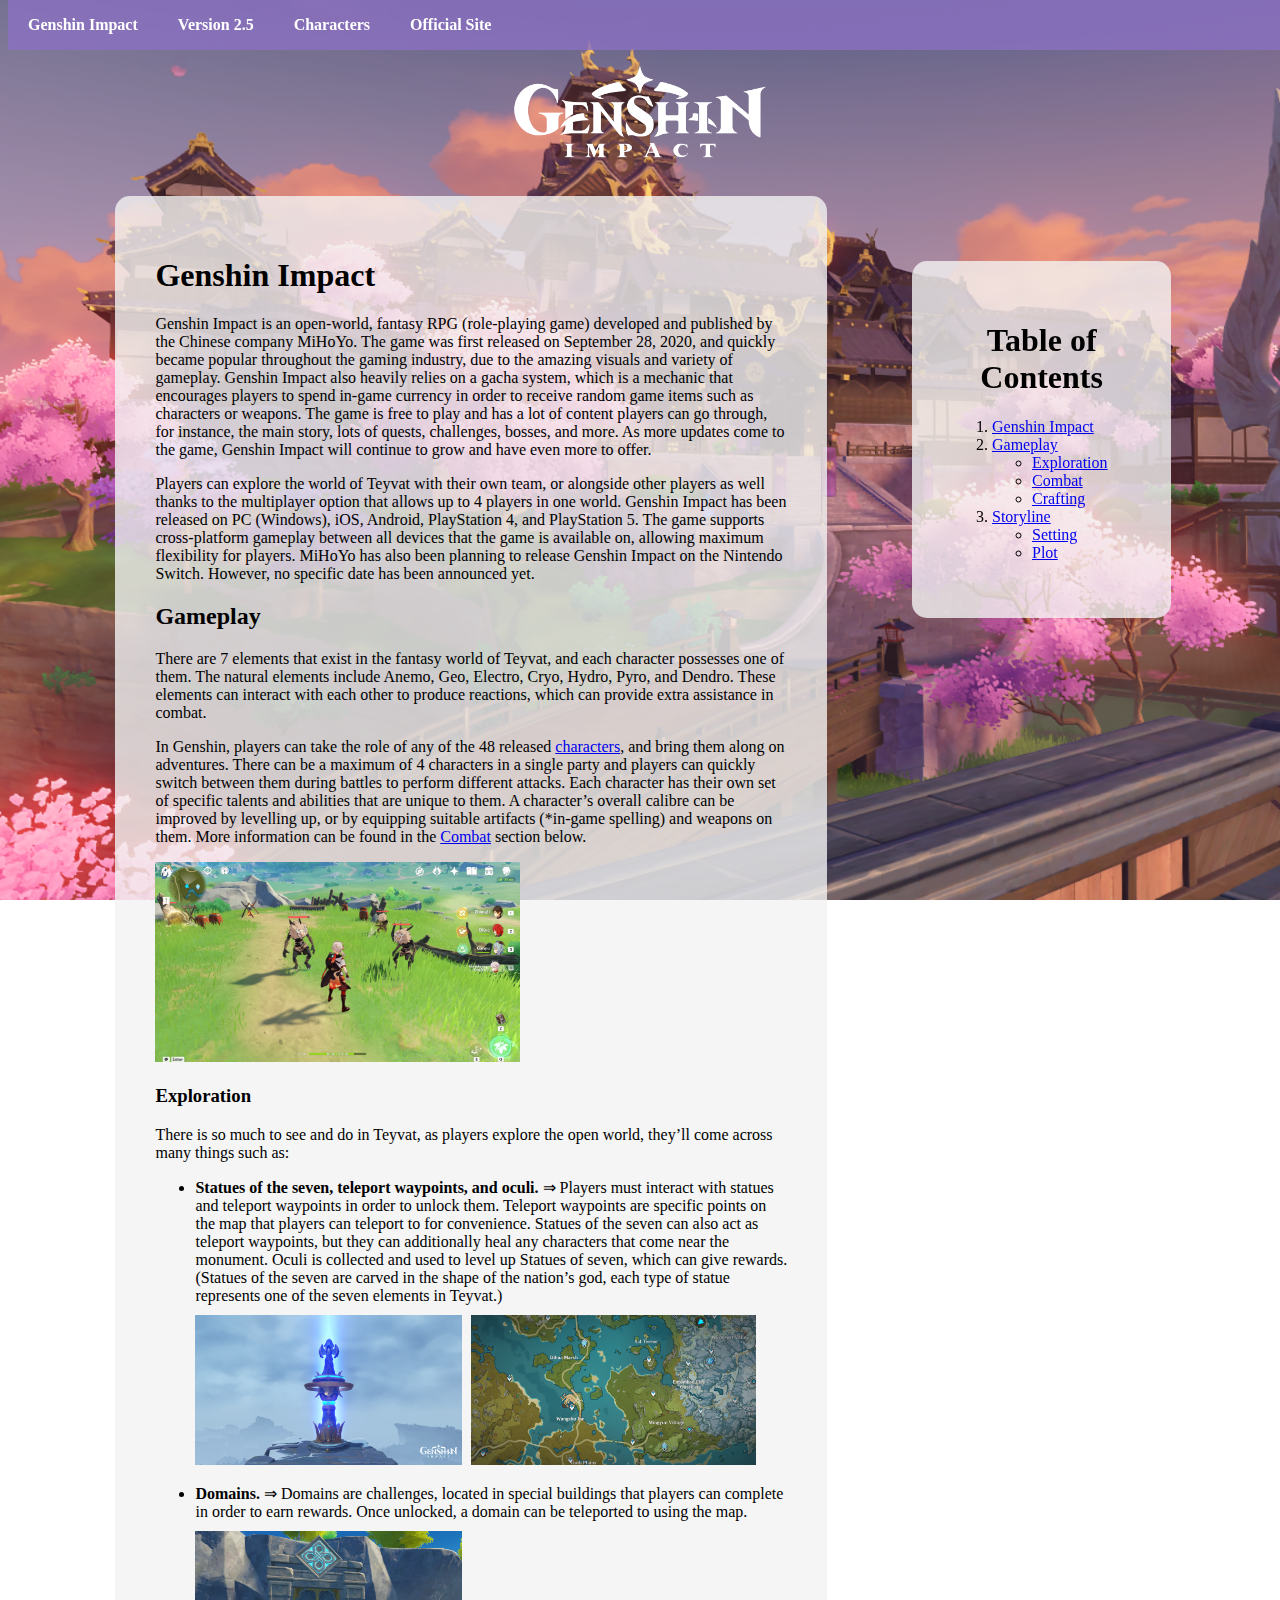
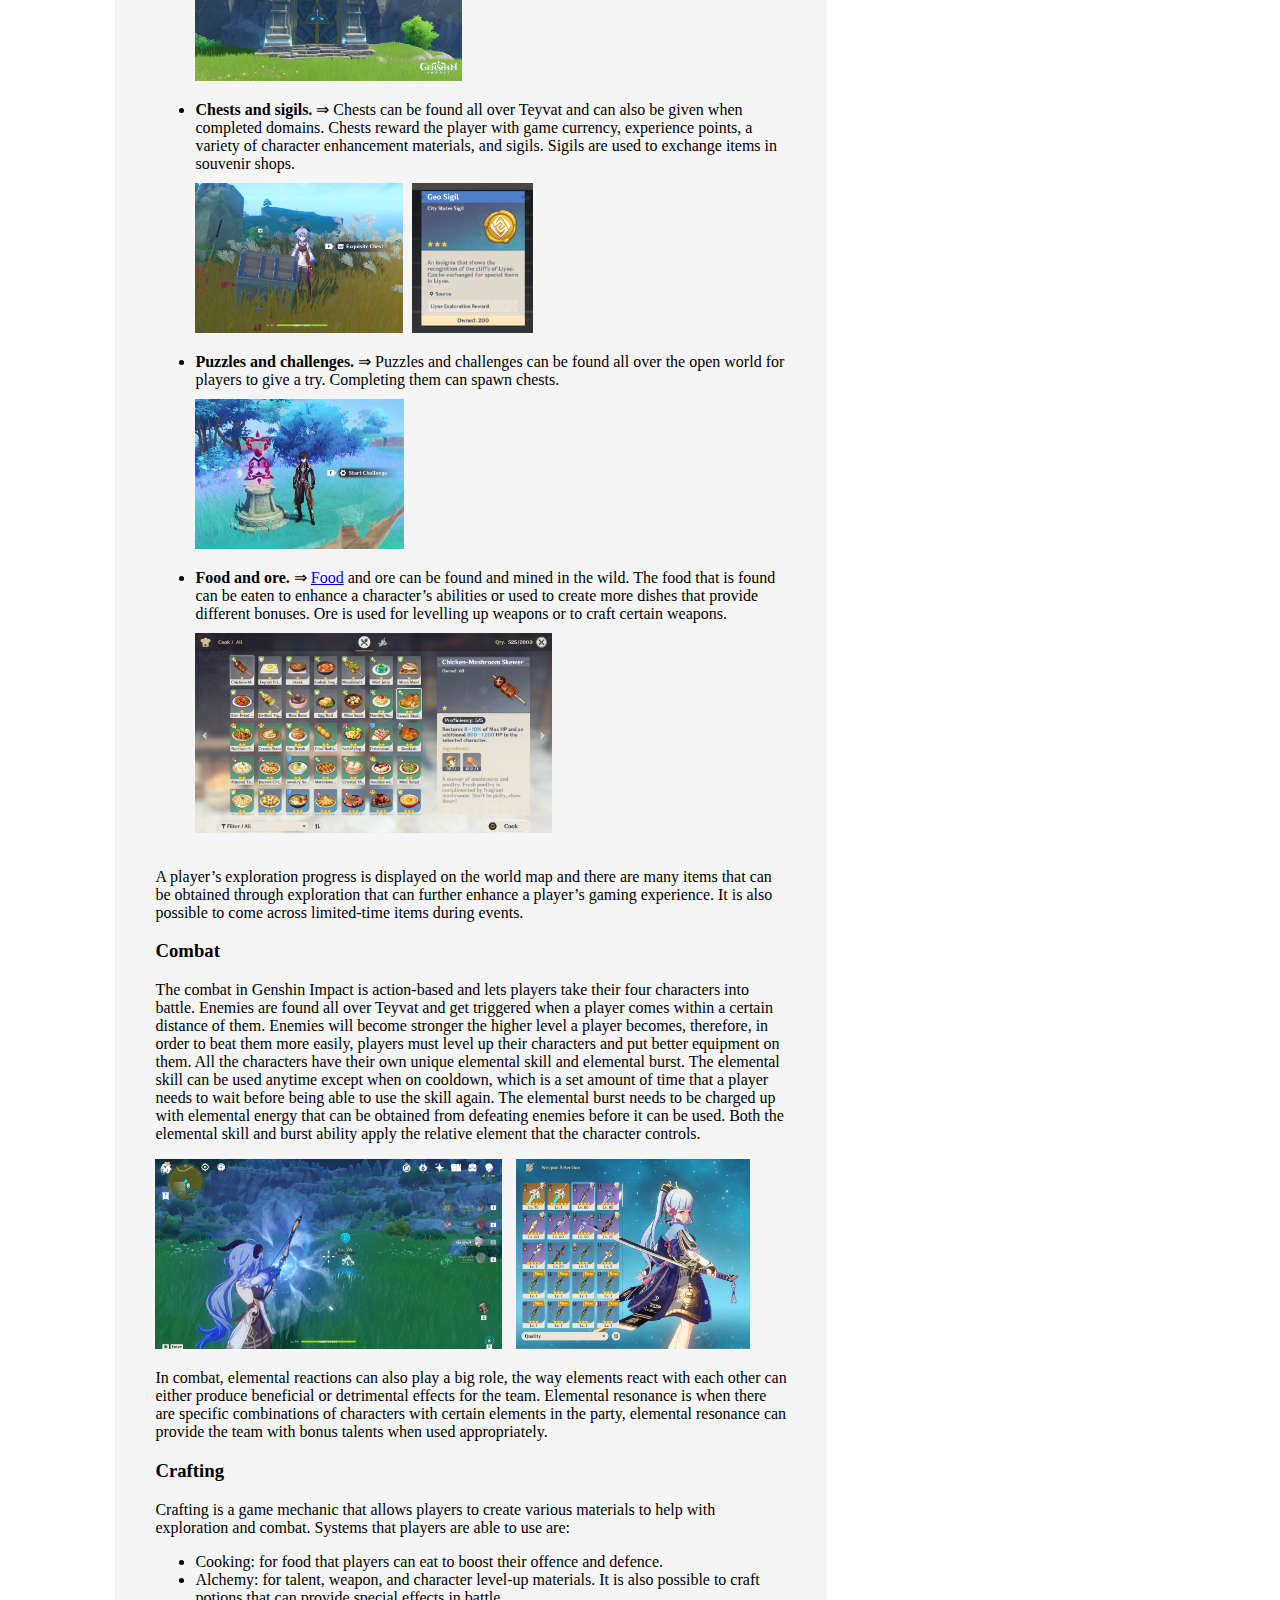
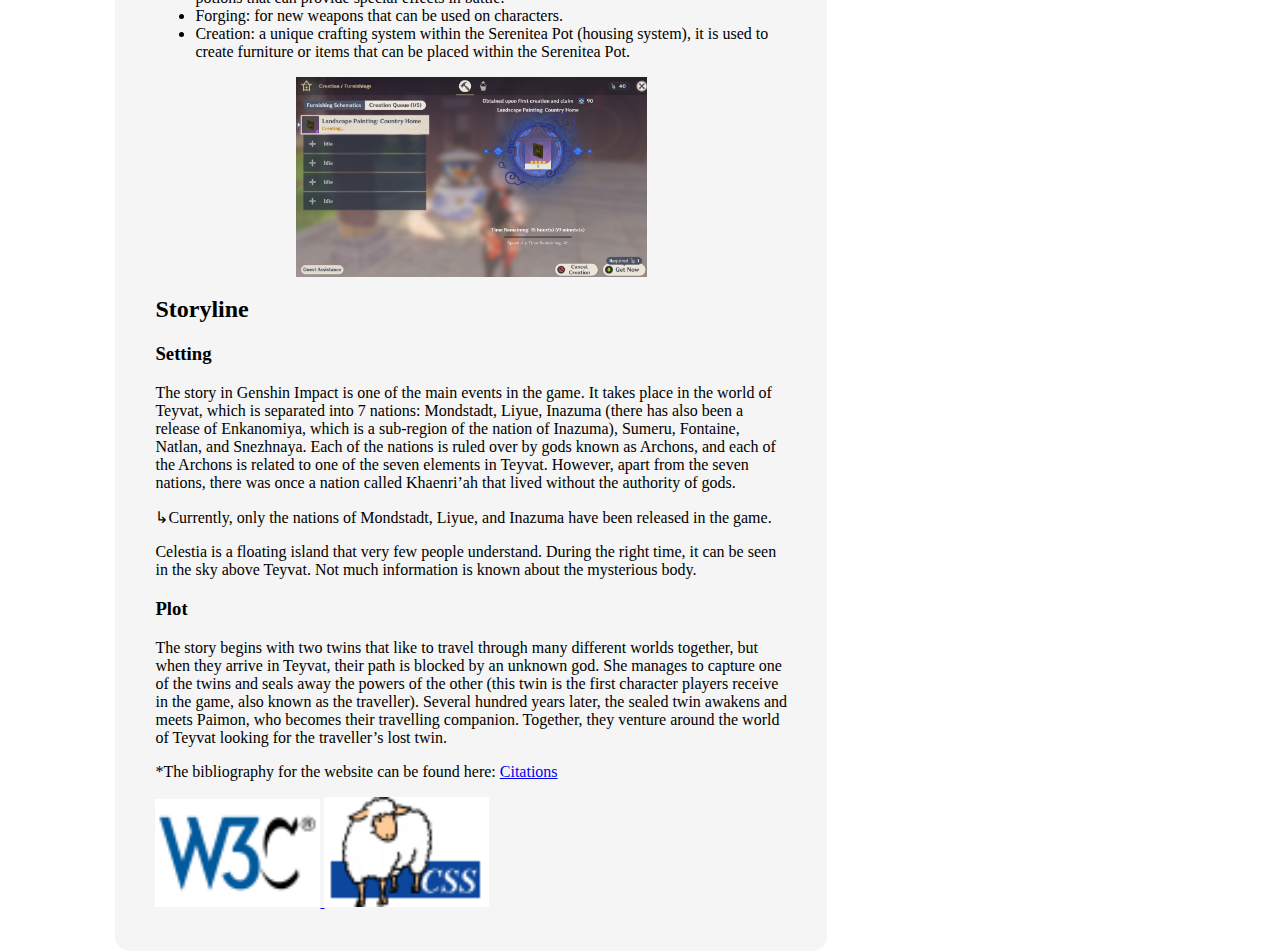
<file: index.html>
<!doctype html>
<html>

	<head>

		<meta charset="UTF-8">

		<title>Genshin Impact</title>

		<link rel="stylesheet" type="text/css" href="MainPage.css">

	</head>

	<body>
		<!--Certain images will not have any size attributes since they have been formatted in the CSS file due to the percent measurement needed.-->
		<ul class="navbar">
  			<li><a>Genshin Impact</a></li>
  			<li><a href="Secondary1.html">Version 2.5</a></li>
  			<li><a href="Secondary2.html">Characters</a></li>
  			<li><a href="https://genshin.hoyoverse.com/en/home">Official Site</a></li>
		</ul>
		<img src="Images/GenshinLogoWhite.png" alt="Genshin Impact Logo" class="Logo">

		<div class="rightcolumn">
			<h1 id="contentheader">Table of Contents</h1>
			<ol>
				<li><a href="#genshin">Genshin Impact</a></li>
				<li>
					<a href="#gameplay">Gameplay</a>
					<ul>
						<li><a href="#exploration">Exploration</a></li>
						<li><a href="#combat">Combat</a></li>
						<li><a href="#crafting">Crafting</a></li>
					</ul>
				</li>
				<li>
					<a href="#story">Storyline</a>
					<ul>
						<li><a href="#setting">Setting</a></li>
						<li><a href="#plot">Plot</a></li>
					</ul>
				</li>
			</ol>
		</div>

		<div class="leftcolumn">
			<h1 id="genshin">Genshin Impact</h1>
			<p>
				Genshin Impact is an open-world, fantasy RPG (role-playing game) developed and published by the Chinese company MiHoYo. The game was first released on September 28, 2020, and quickly became popular throughout the gaming industry, due to the amazing visuals and variety of gameplay. Genshin Impact also heavily relies on a gacha system, which is a mechanic that encourages players to spend in-game currency in order to receive random game items such as characters or weapons. The game is free to play and has a lot of content players can go through, for instance, the main story, lots of quests, challenges, bosses, and more. As more updates come to the game, Genshin Impact will continue to grow and have even more to offer.
			</p>

			<p class="linebreak">
				Players can explore the world of Teyvat with their own team, or alongside other players as well thanks to the multiplayer option that allows up to 4 players in one world. Genshin Impact has been released on PC (Windows), iOS, Android, PlayStation 4, and PlayStation 5. The game supports cross-platform gameplay between all devices that the game is available on, allowing maximum flexibility for players. MiHoYo has also been planning to release Genshin Impact on the Nintendo Switch. However, no specific date has been announced yet.
			</p>

			<h2 id="gameplay">Gameplay</h2>
			<p>
				There are 7 elements that exist in the fantasy world of Teyvat, and each character possesses one of them. The natural elements include Anemo, Geo, Electro, Cryo, Hydro, Pyro, and Dendro. These elements can interact with each other to produce reactions, which can provide extra assistance in combat.
			</p>

			<p class="linebreak">
				In Genshin, players can take the role of any of the 48 released <a href="Secondary2.html">characters</a>, and bring them along on adventures. There can be a maximum of 4 characters in a single party and players can quickly switch between them during battles to perform different attacks. Each character has their own set of specific talents and abilities that are unique to them. A character&rsquo;s overall calibre can be improved by levelling up, or by equipping suitable artifacts (&ast;in-game spelling) and weapons on them. More information can be found in the <a href="#combat">Combat</a> section below.
			</p>
			<img src="Images/Image1.png" alt="Kazuha in a monster camp" height="200">

			<h3 id="exploration">Exploration</h3>
			<p>There is so much to see and do in Teyvat, as players explore the open world, they&rsquo;ll come across many things such as:</p>
			<ul>
				<li>
					<span>Statues of the seven, teleport waypoints, and oculi.</span> &rArr; Players must interact with statues and teleport waypoints in order to unlock them. Teleport waypoints are specific points on the map that players can teleport to for convenience. Statues of the seven can also act as teleport waypoints, but they can additionally heal any characters that come near the monument. Oculi is collected and used to level up Statues of seven, which can give rewards. (Statues of the seven are carved in the shape of the nation&rsquo;s god, each type of statue represents one of the seven elements in Teyvat.)
				</li>
				<li class="invis">
					<img src="Images/Image2.png" alt="A statue of the seven" height="150" class="format">
					<img src="Images/Image3.png" alt="Map overview of a section of the Liyue region" height="150" class="format">
				</li>
				<li>
					<span>Domains.</span> &rArr; Domains are challenges, located in special buildings that players can complete in order to earn rewards. Once unlocked, a domain can be teleported to using the map.
				</li>
				<li class="invis">
					<img src="Images/Image4.png" alt="Picture of a Domain" height="150" class="format">
				</li>
				<li>
					<span>Chests and sigils.</span> &rArr; Chests can be found all over Teyvat and can also be given when completed domains. Chests reward the player with game currency, experience points, a variety of character enhancement materials, and sigils. Sigils are used to exchange items in souvenir shops.
				</li>
				<li class="invis">
					<img src="Images/Image5.png" alt="Picture of a chest and Ganyu" height="150" class="format">
					<img src="Images/Image6.png" alt="Picture of the Sigils game description" height="150" class="format">
				</li>
				<li>
					<span>Puzzles and challenges.</span> &rArr; Puzzles and challenges can be found all over the open world for players to give a try. Completing them can spawn chests.
				</li>
				<li class="invis">
					<img src="Images/Image7.png" alt="Picture of a challenge and Zhongli" height="150" class="format">
				</li>
				<li>
					<span>Food and ore.</span> &rArr; <a href="#crafting">Food</a> and ore can be found and mined in the wild. The food that is found can be eaten to enhance a character&rsquo;s abilities or used to create more dishes that provide different bonuses. Ore is used for levelling up weapons or to craft certain weapons.
				</li>
				<li class="invis">
					<img src="Images/Image8.png" alt="The Genshin cooking menu" height="200" class="format">
				</li>
				<!-- In this case, the <span> tag is used for styling bolded words. -->
			</ul>
			<p>
				A player&rsquo;s exploration progress is displayed on the world map and there are many items that can be obtained through exploration that can further enhance a player&rsquo;s gaming experience. It is also possible to come across limited-time items during events.
			</p>

			<h3 id="combat">Combat</h3>
			<p>
				The combat in Genshin Impact is action-based and lets players take their four characters into battle. Enemies are found all over Teyvat and get triggered when a player comes within a certain distance of them. Enemies will become stronger the higher level a player becomes, therefore, in order to beat them more easily, players must level up their characters and put better equipment on them. All the characters have their own unique elemental skill and elemental burst. The elemental skill can be used anytime except when on cooldown, which is a set amount of time that a player needs to wait before being able to use the skill again. The elemental burst needs to be charged up with elemental energy that can be obtained from defeating enemies before it can be used. Both the elemental skill and burst ability apply the relative element that the character controls.
			</p>
			<img src="Images/Image13.png" alt="Ganyu aiming at a hydro slime" height="190">
			<img src="Images/Image11.png" alt="Character weapon menu with Ayaka" height="190" id="ayaka">
			<p>
				In combat, elemental reactions can also play a big role, the way elements react with each other can either produce beneficial or detrimental effects for the team. Elemental resonance is when there are specific combinations of characters with certain elements in the party, elemental resonance can provide the team with bonus talents when used appropriately.
			</p>

			<h3 id="crafting">Crafting</h3>
			<p>
				Crafting is a game mechanic that allows players to create various materials to help with exploration and combat. Systems that players are able to use are:
			</p>
			<ul>
				<li>Cooking: for food that players can eat to boost their offence and defence.</li>
				<li>Alchemy: for talent, weapon, and character level-up materials. It is also possible to craft potions that can provide special effects in battle.</li>
				<li>Forging: for new weapons that can be used on characters.</li>
				<li>Creation: a unique crafting system within the Serenitea Pot (housing system), it is used to create furniture or items that can be placed within the Serenitea Pot.</li>
			</ul>
			<img src="Images/Image14.png" alt="Serenitea Pot creation system" height="200" id="center">

			<h2 id="story">Storyline</h2>
			<h3 id="setting">Setting</h3>
			<p>
				The story in Genshin Impact is one of the main events in the game. It takes place in the world of Teyvat, which is separated into 7 nations: Mondstadt, Liyue, Inazuma (there has also been a release of Enkanomiya, which is a sub-region of the nation of Inazuma), Sumeru, Fontaine, Natlan, and Snezhnaya. Each of the nations is ruled over by gods known as Archons, and each of the Archons is related to one of the seven elements in Teyvat. However, apart from the seven nations, there was once a nation called Khaenri&rsquo;ah that lived without the authority of gods.
			</p>
			<p class="linebreak">
				&rdsh;Currently, only the nations of Mondstadt, Liyue, and Inazuma have been released in the game.
			</p>
			<p class="linebreak">
				Celestia is a floating island that very few people understand. During the right time, it can be seen in the sky above Teyvat. Not much information is known about the mysterious body.
			</p>

			<h3 id="plot">Plot</h3>
			<p>
				The story begins with two twins that like to travel through many different worlds together, but when they arrive in Teyvat, their path is blocked by an unknown god. She manages to capture one of the twins and seals away the powers of the other (this twin is the first character players receive in the game, also known as the traveller). Several hundred years later, the sealed twin awakens and meets Paimon, who becomes their travelling companion. Together, they venture around the world of Teyvat looking for the traveller&rsquo;s lost twin.
			</p>

			<p>&ast;The bibliography for the website can be found here: <a href="Citations.html">Citations</a></p>

			<a href="http://validator.w3.org/check?uri=https://huangj5.github.io/home/index.html">
				<img src="Images/w3c.png" width="165" alt="HTML5 Validator">
			</a>
			<a href = "http://jigsaw.w3.org/css-validator/validator?uri=https://huangj5.github.io/home/index.html">
				<img src= "Images/css.png" width="165" alt="CSS Validator">
			</a>
		</div>

	</body>

</html>
</file>
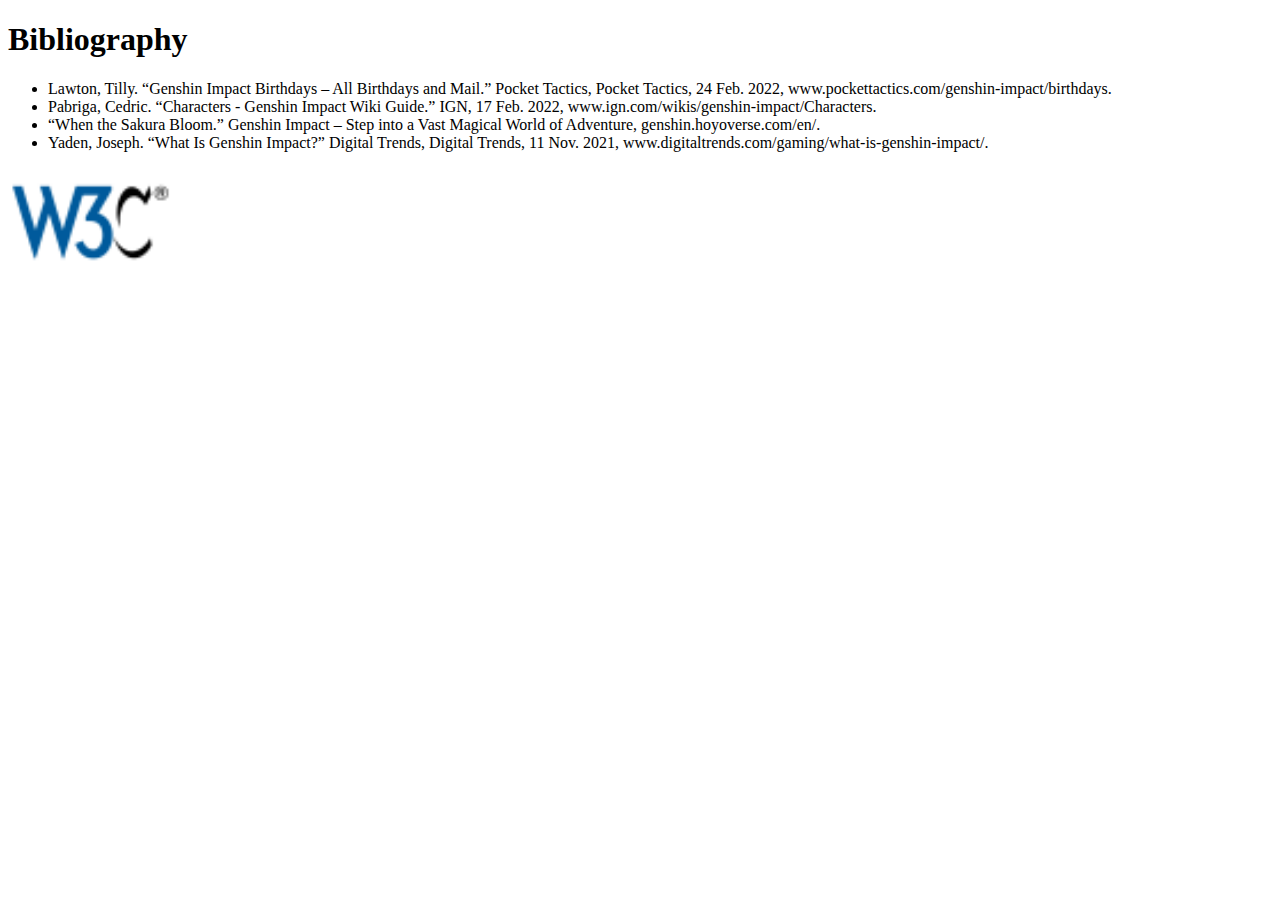
<file: Citations.html>
<!doctype html>
<html>

	<head>

		<meta charset="UTF-8">

		<title>Citations</title>

	</head>

	<body>

		<h1>Bibliography</h1>
		<ul>
			<li>Lawton, Tilly. &ldquo;Genshin Impact Birthdays – All Birthdays and Mail.&rdquo; Pocket Tactics, Pocket Tactics, 24 Feb. 2022, www.pockettactics.com/genshin-impact/birthdays.</li>
			<li>Pabriga, Cedric. &ldquo;Characters - Genshin Impact Wiki Guide.&rdquo; IGN, 17 Feb. 2022, www.ign.com/wikis/genshin-impact/Characters.</li>
			<li>&ldquo;When the Sakura Bloom.&rdquo; Genshin Impact – Step into a Vast Magical World of Adventure, genshin.hoyoverse.com/en/.</li>
			<li>Yaden, Joseph. &ldquo;What Is Genshin Impact?&rdquo; Digital Trends, Digital Trends, 11 Nov. 2021, www.digitaltrends.com/gaming/what-is-genshin-impact/.</li>
		</ul>
		<a href="http://validator.w3.org/check?uri=https://huangj5.github.io/home/Citations.html">
			<img src="Images/w3c.png" width="165" alt="HTML5 Validator">
		</a>

	</body>

</html>
</file>
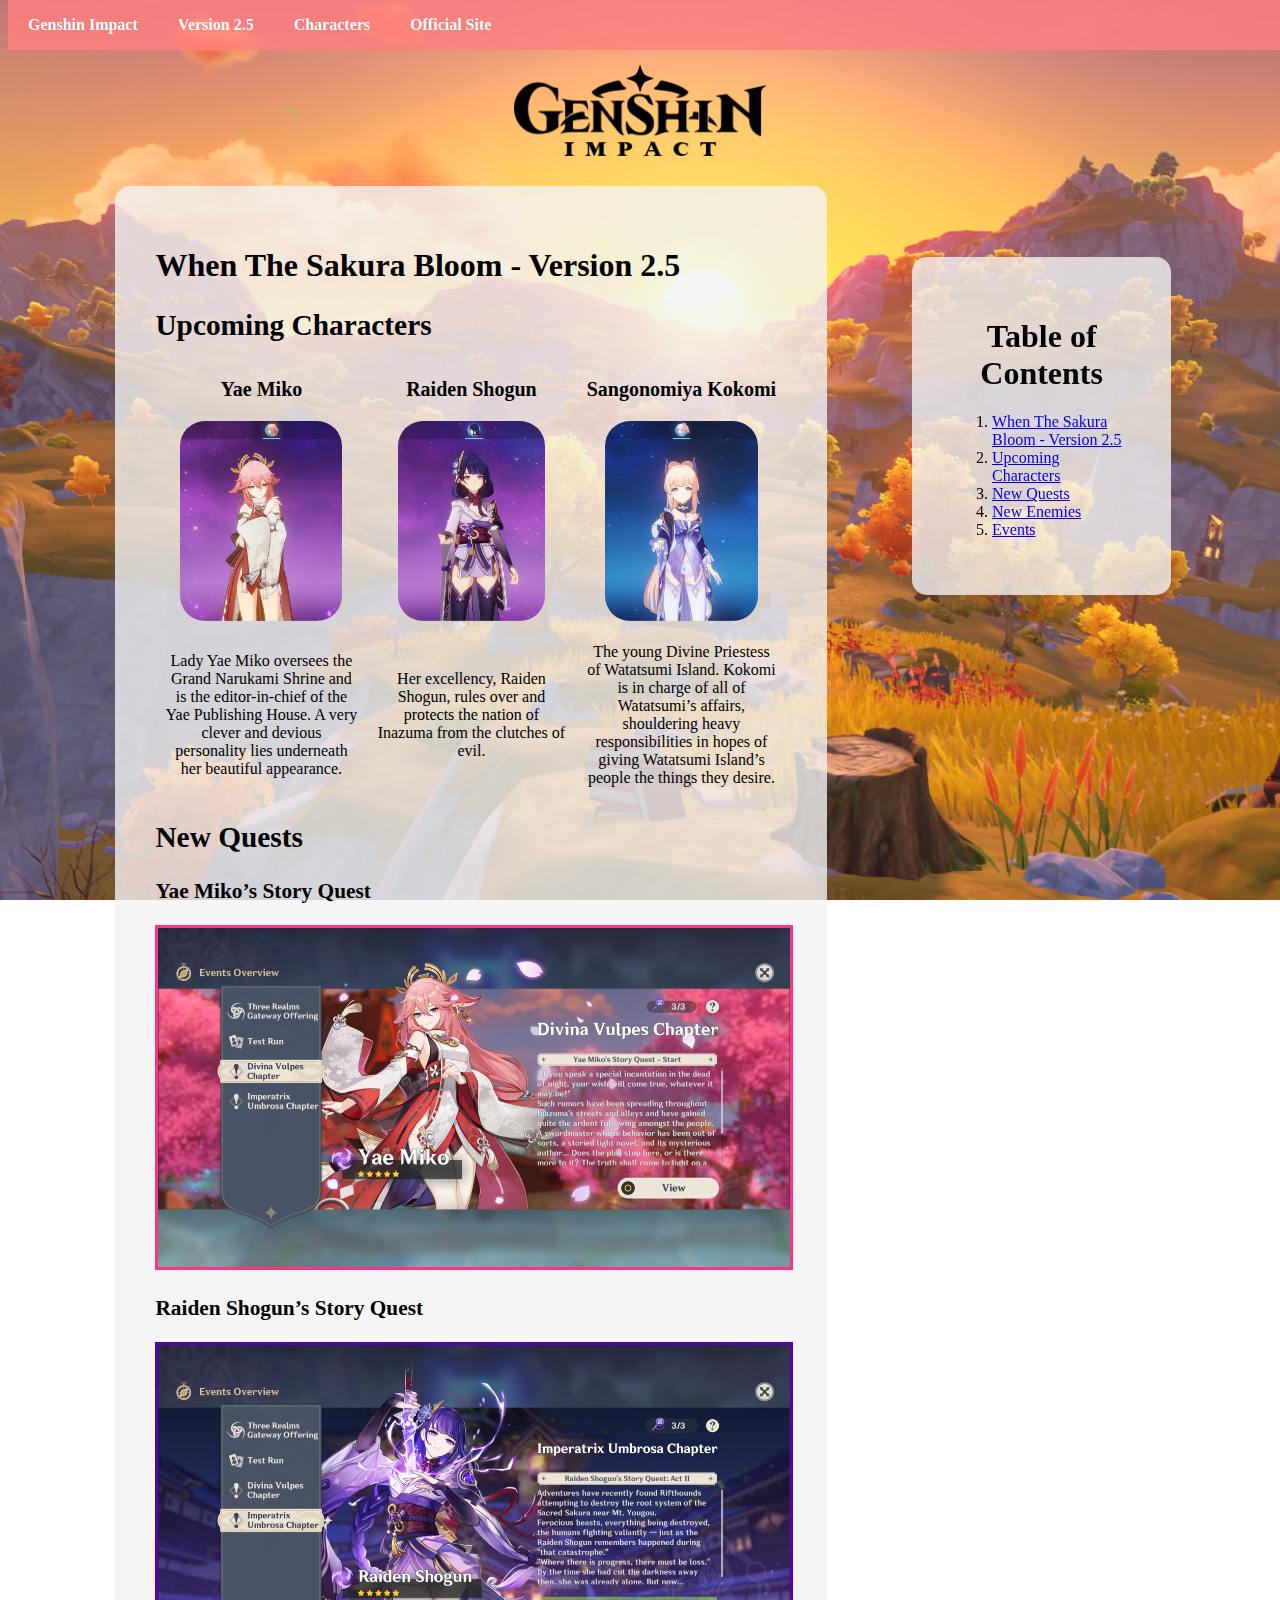
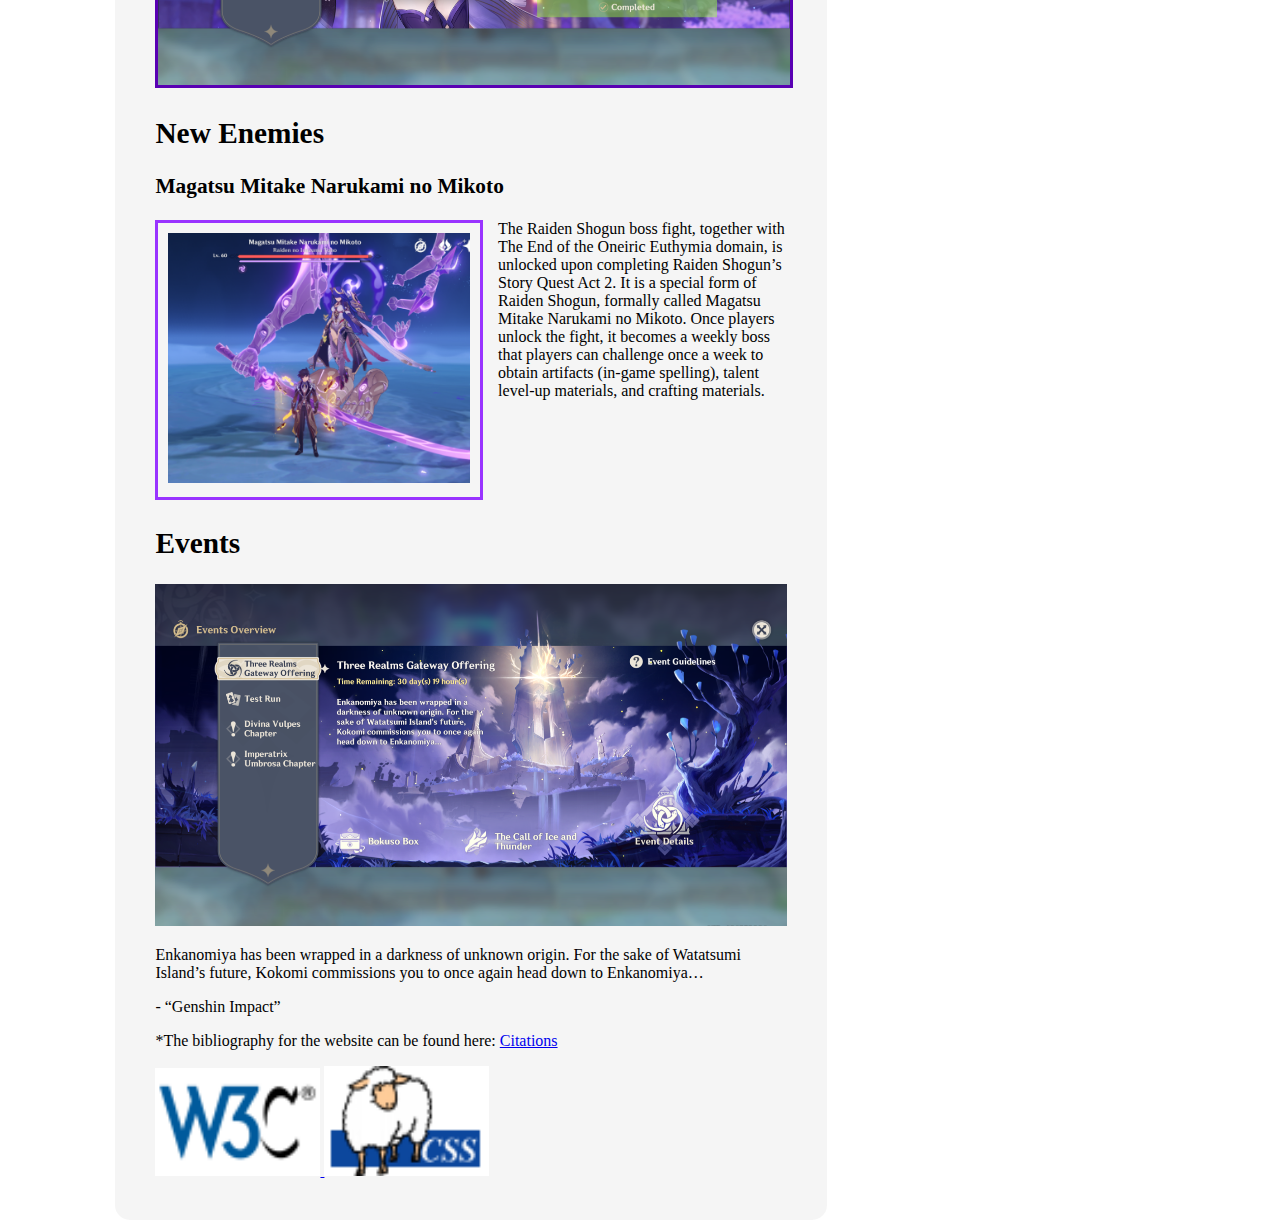
<file: Secondary1.html>
<!doctype html>
<html>

	<head>

		<meta charset="UTF-8">

		<title>Version 2.5</title>

		<link rel="stylesheet" type="text/css" href="VersionUpdate.css">

	</head>

	<body>
		<!--Certain images will not have any size attributes since they have been formatted in the CSS file due to the percent measurement needed.-->
		<ul class="navbar">
  			<li><a href="index.html">Genshin Impact</a></li>
  			<li><a>Version 2.5</a></li>
  			<li><a href="Secondary2.html">Characters</a></li>
  			<li><a href="https://genshin.hoyoverse.com/en/home">Official Site</a></li>
		</ul>
		<img src="Images/GenshinLogo.jpg" alt="Genshin Impact Logo" class="Logo">

		<div class="rightcolumn">
			<h1 id="contentheader">Table of Contents</h1>
			<ol>
				<li><a href="#version">When The Sakura Bloom - Version 2.5</a></li>
				<li><a href="#upcoming">Upcoming Characters</a></li>
				<li><a href="#quests">New Quests</a></li>
				<li><a href="#enemies">New Enemies</a></li>
				<li><a href="#events">Events</a></li>
			</ol>
		</div>

		<div class="leftcolumn">
			<h1 id="version">When The Sakura Bloom - Version 2.5</h1>
			<h2 id="upcoming">Upcoming Characters</h2>
			<!--A table is used for alignment purposes.-->
			<table>
				<tr>
					<th>Yae Miko</th>
					<th>Raiden Shogun</th>
					<th>Sangonomiya Kokomi</th>
				</tr>
				<tr>
					<td><img src="Images/Image15.png" alt="Picture of Yae Miko" height="200"></td>
					<td><img src="Images/Image16.png" alt="Picture of Raiden Shogun" height="200"></td>
					<td><img src="Images/Image17.png" alt="Picture of Kokomi" height="200"></td>
				</tr>
				<tr>
					<td>Lady Yae Miko oversees the Grand Narukami Shrine and is the editor-in-chief of the Yae Publishing House. A very clever and devious personality lies underneath her beautiful appearance.</td>
					<td>Her excellency, Raiden Shogun, rules over and protects the nation of Inazuma from the clutches of evil.</td>
					<td>The young Divine Priestess of Watatsumi Island. Kokomi is in charge of all of Watatsumi&rsquo;s affairs, shouldering heavy responsibilities in hopes of giving Watatsumi Island&rsquo;s people the things they desire.</td>
				</tr>
			</table>
			<h2 id="quests">New Quests</h2>
			<h3>Yae Miko&rsquo;s Story Quest</h3>
			<img src="Images/Image18.png" alt="Yae Miko story quest" id="miko">
			<h3>Raiden Shogun&rsquo;s Story Quest</h3>
			<img src="Images/Image19.png" alt="Raiden Shogun story quest" id="raiden">
			<h2 id="enemies">New Enemies</h2>
			<h3>Magatsu Mitake Narukami no Mikoto</h3>
			<div>
				<div class="float">
					<img src="Images/Image21.png" alt="Raiden Shogun boss fight" height="250" >
				</div>
				<div id="margine">
					<p>
						The Raiden Shogun boss fight, together with The End of the Oneiric Euthymia domain, is unlocked upon completing Raiden Shogun&rsquo;s Story Quest Act 2. It is a special form of Raiden Shogun, formally called Magatsu Mitake Narukami no Mikoto. Once players unlock the fight, it becomes a weekly boss that players can challenge once a week to obtain artifacts (in-game spelling), talent level-up materials, and crafting materials.
					</p>
				</div>
			</div>
			<h2 id="events">Events</h2>
			<img src="Images/Image22.png" alt="Three Realms Gateway Offering event page" id="eventimage">
			<p>
				Enkanomiya has been wrapped in a darkness of unknown origin. For the sake of Watatsumi Island&rsquo;s future, Kokomi commissions you to once again head down to Enkanomiya&hellip;
			</p> 
			<p class="linebreak">- &ldquo;Genshin Impact&rdquo;</p>

			<p>&ast;The bibliography for the website can be found here: <a href="Citations.html">Citations</a></p>

			<a href="http://validator.w3.org/check?uri=https://huangj5.github.io/home/Secondary1.html">
				<img src="Images/w3c.png" width="165" alt="HTML5 Validator">
			</a>
			<a href = "http://jigsaw.w3.org/css-validator/validator?uri=https://huangj5.github.io/home/Secondary1.html">
				<img src= "Images/css.png" width="165" alt="CSS Validator">
			</a>			
		</div>

	</body>

</html>
</file>
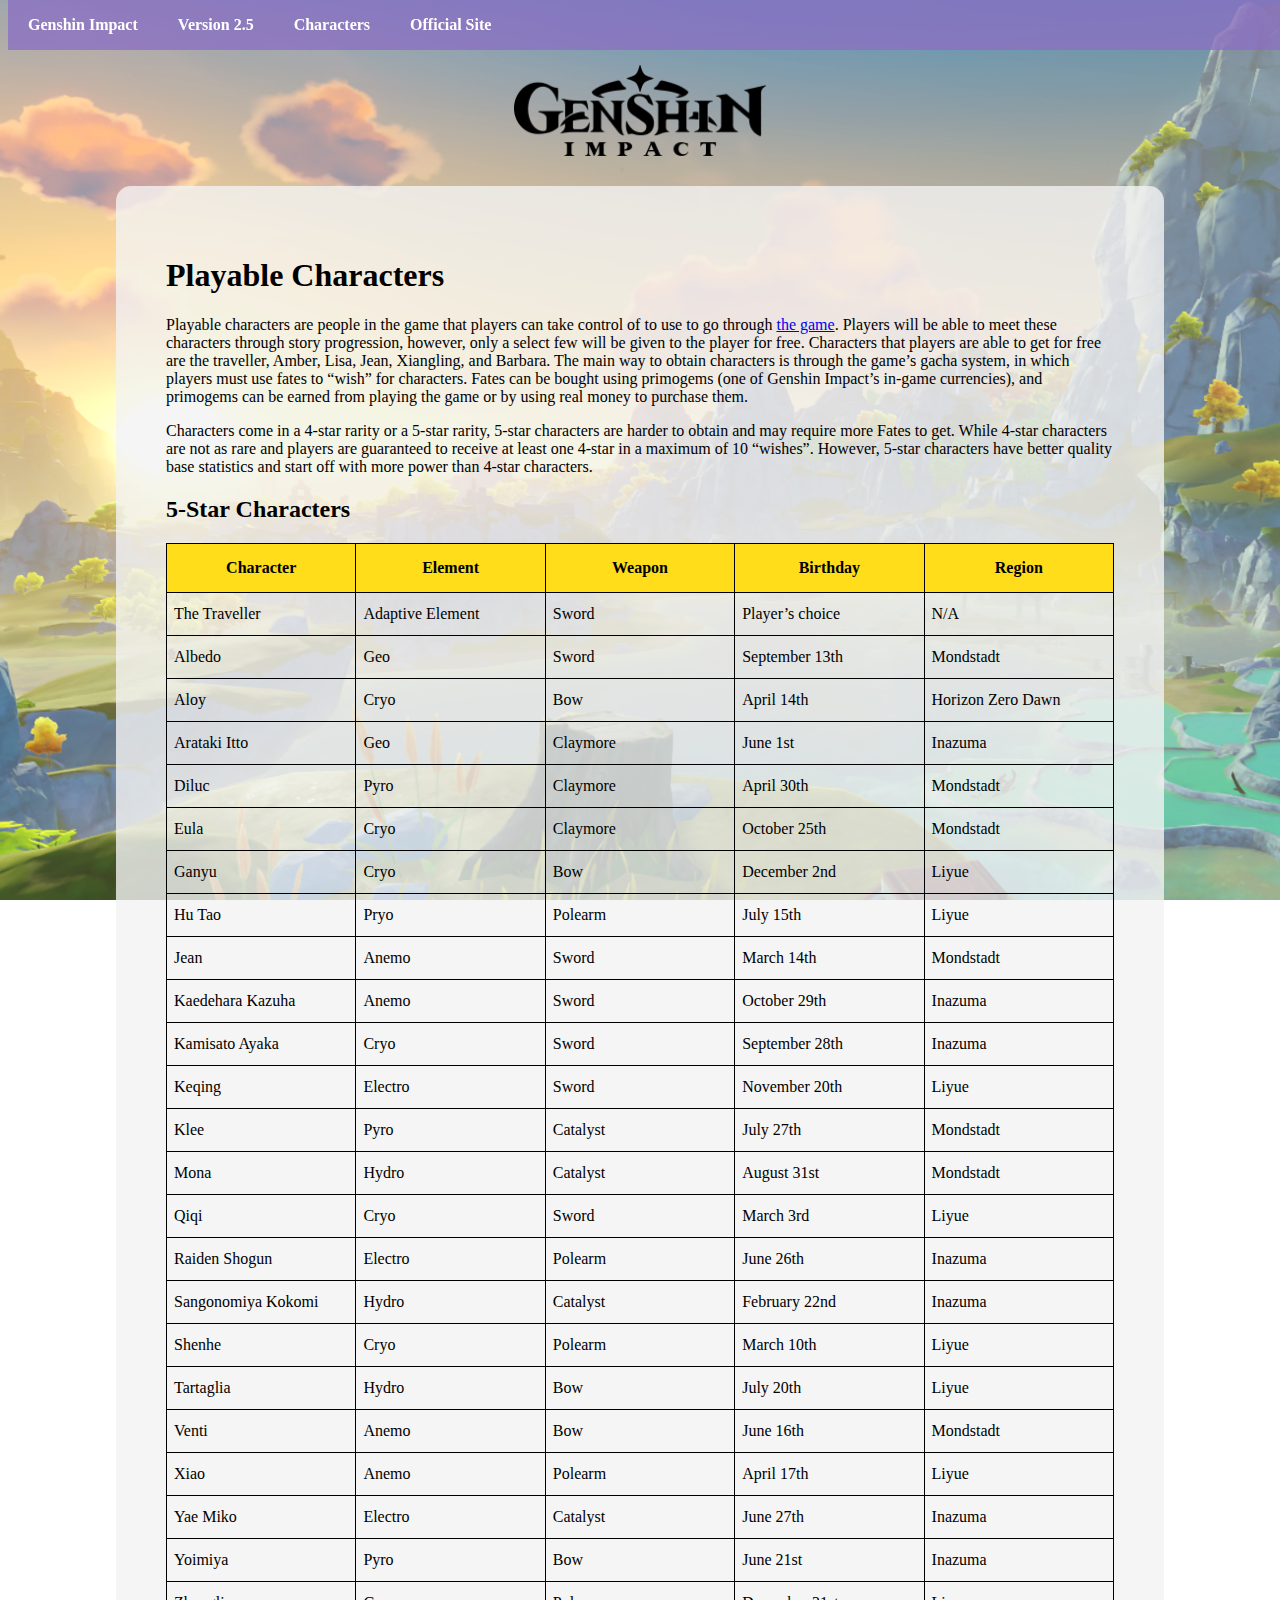
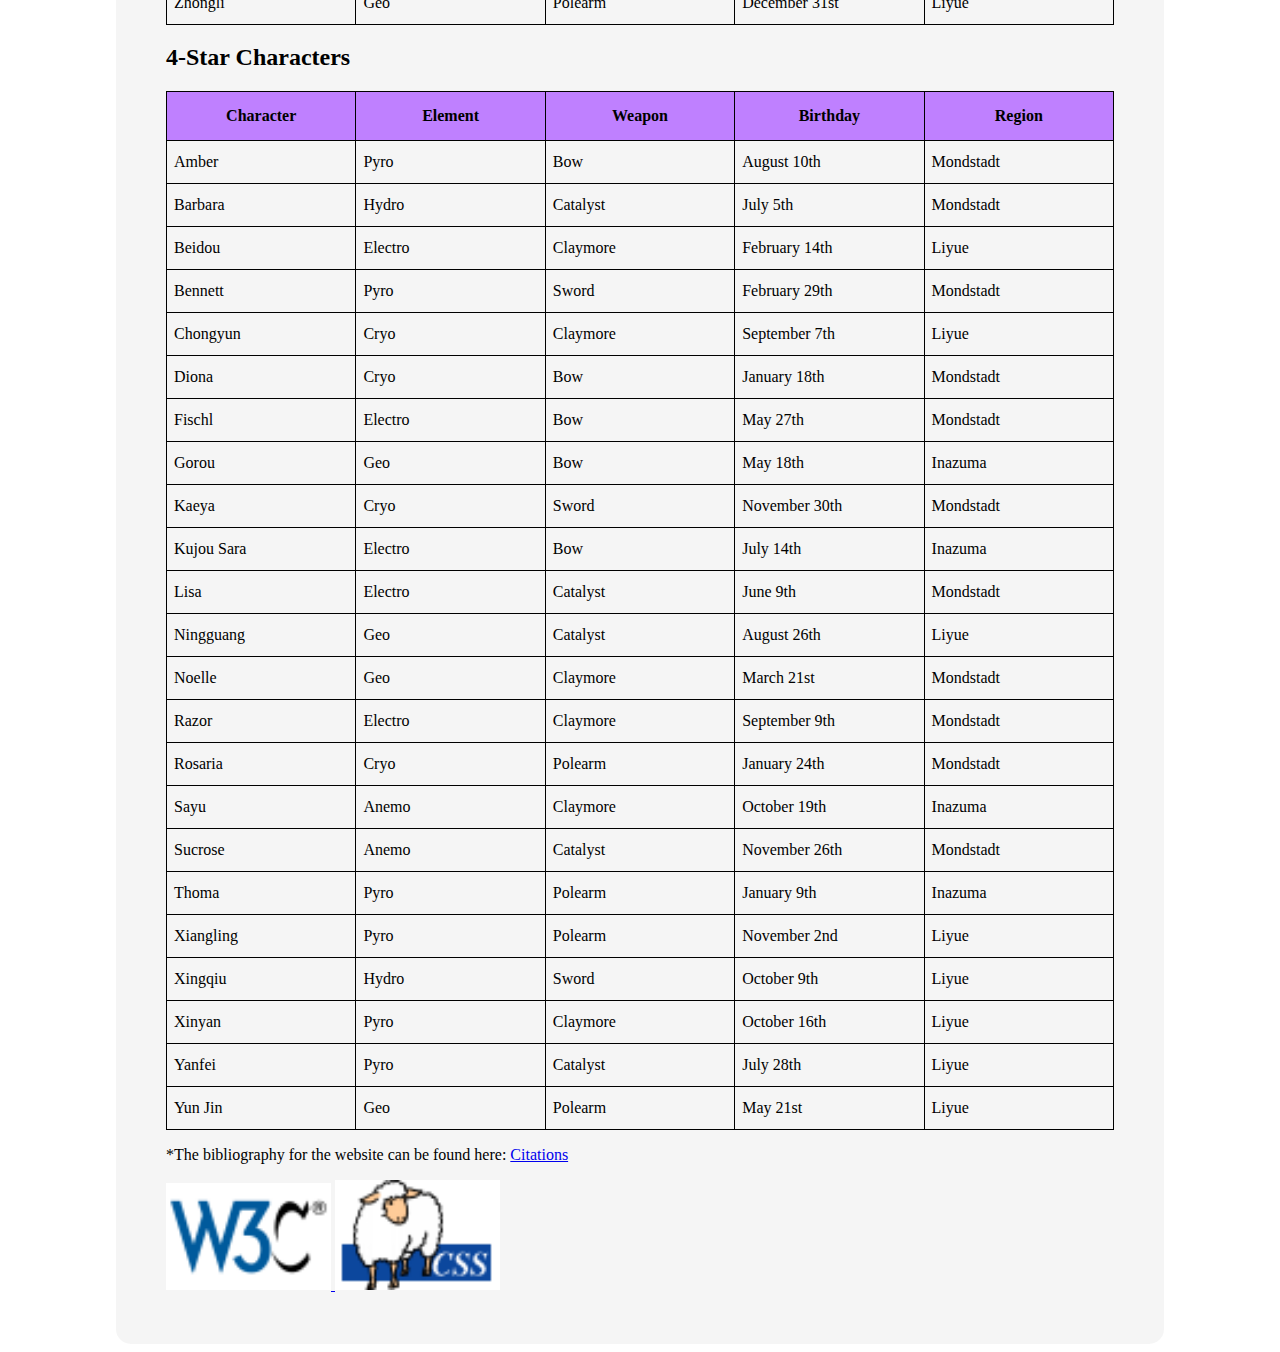
<file: Secondary2.html>
<!doctype html>
<html>

	<head>

		<meta charset="UTF-8">

		<title>Characters</title>

		<link rel="stylesheet" type="text/css" href="Characters.css">

	</head>

	<body>

		<ul class="navbar">
  			<li><a href="index.html">Genshin Impact</a></li>
  			<li><a href="Secondary1.html">Version 2.5</a></li>
  			<li><a>Characters</a></li>
  			<li><a href="https://genshin.hoyoverse.com/en/home">Official Site</a></li>
		</ul>
		<img src="Images/GenshinLogo.jpg" alt="Genshin Impact Logo" class="Logo">

		<div class="leftcolumn">
			<h1>Playable Characters</h1>
			<p>
				Playable characters are people in the game that players can take control of to use to go through <a href="index.html">the game</a>. Players will be able to meet these characters through story progression, however, only a select few will be given to the player for free. Characters that players are able to get for free are the traveller, Amber, Lisa, Jean, Xiangling, and Barbara. The main way to obtain characters is through the game&rsquo;s gacha system, in which players must use fates to &ldquo;wish&rdquo; for characters. Fates can be bought using primogems (one of Genshin Impact&rsquo;s in-game currencies), and primogems can be earned from playing the game or by using real money to purchase them.
			</p>
			<p class="linebreak">
				Characters come in a 4-star rarity or a 5-star rarity, 5-star characters are harder to obtain and may require more Fates to get. While 4-star characters are not as rare and players are guaranteed to receive at least one 4-star in a maximum of 10 &ldquo;wishes&rdquo;. However, 5-star characters have better quality base statistics and start off with more power than 4-star characters.
			</p>

			<h2>5-Star Characters</h2>
			<table>
				<tr id="fivestar">
					<th>Character</th>
					<th>Element</th>
					<th>Weapon</th>
					<th>Birthday</th>
					<th>Region</th>
				</tr>
				<tr>
					<td>The Traveller</td>
					<td>Adaptive Element</td>
					<td>Sword</td>
					<td>Player&rsquo;s choice</td>
					<td>N/A</td>
				</tr>
				<tr>
					<td>Albedo</td>
					<td>Geo</td>
					<td>Sword</td>
					<td>September 13th</td>
					<td>Mondstadt</td>
				</tr>
				<tr>
					<td>Aloy</td>
					<td>Cryo</td>
					<td>Bow</td>
					<td>April 14th</td>
					<td>Horizon Zero Dawn</td>
				</tr>
				<tr>
					<td>Arataki Itto</td>
					<td>Geo</td>
					<td>Claymore</td>
					<td>June 1st</td>
					<td>Inazuma</td>
				</tr>
				<tr>
					<td>Diluc</td>
					<td>Pyro</td>
					<td>Claymore</td>
					<td>April 30th</td>
					<td>Mondstadt</td>
				</tr>
				<tr>
					<td>Eula</td>
					<td>Cryo</td>
					<td>Claymore</td>
					<td>October 25th</td>
					<td>Mondstadt</td>
				</tr>
				<tr>
					<td>Ganyu</td>
					<td>Cryo</td>
					<td>Bow</td>
					<td>December 2nd</td>
					<td>Liyue</td>					
				</tr>
				<tr>
					<td>Hu Tao</td>
					<td>Pryo</td>
					<td>Polearm</td>
					<td>July 15th</td>
					<td>Liyue</td>
				</tr>
				<tr>
					<td>Jean</td>
					<td>Anemo</td>
					<td>Sword</td>
					<td>March 14th</td>
					<td>Mondstadt</td>
				</tr>
				<tr>
					<td>Kaedehara Kazuha</td>
					<td>Anemo</td>
					<td>Sword</td>
					<td>October 29th</td>
					<td>Inazuma</td>
				</tr>
				<tr>
					<td>Kamisato Ayaka</td>
					<td>Cryo</td>
					<td>Sword</td>
					<td>September 28th</td>
					<td>Inazuma</td>
				</tr>
				<tr>
					<td>Keqing</td>
					<td>Electro</td>
					<td>Sword</td>
					<td>November 20th</td>
					<td>Liyue</td>
				</tr>
				<tr>
					<td>Klee</td>
					<td>Pyro</td>
					<td>Catalyst</td>
					<td>July 27th</td>
					<td>Mondstadt</td>
				</tr>
				<tr>
					<td>Mona</td>
					<td>Hydro</td>
					<td>Catalyst</td>
					<td>August 31st</td>
					<td>Mondstadt</td>
				</tr>
				<tr>
					<td>Qiqi</td>
					<td>Cryo</td>
					<td>Sword</td>
					<td>March 3rd</td>
					<td>Liyue</td>
				</tr>
				<tr>
					<td>Raiden Shogun</td>
					<td>Electro</td>
					<td>Polearm</td>
					<td>June 26th</td>
					<td>Inazuma</td>
				</tr>
				<tr>
					<td>Sangonomiya Kokomi</td>
					<td>Hydro</td>
					<td>Catalyst</td>
					<td>February 22nd</td>
					<td>Inazuma</td>
				</tr>
				<tr>
					<td>Shenhe</td>
					<td>Cryo</td>
					<td>Polearm</td>
					<td>March 10th</td>
					<td>Liyue</td>
				</tr>
				<tr>
					<td>Tartaglia</td>
					<td>Hydro</td>
					<td>Bow</td>
					<td>July 20th</td>
					<td>Liyue</td>
				</tr>
				<tr>
					<td>Venti</td>
					<td>Anemo</td>
					<td>Bow</td>
					<td>June 16th</td>
					<td>Mondstadt</td>
				</tr>
				<tr>
					<td>Xiao</td>
					<td>Anemo</td>
					<td>Polearm</td>
					<td>April 17th</td>
					<td>Liyue</td>
				</tr>
				<tr>
					<td>Yae Miko</td>
					<td>Electro</td>
					<td>Catalyst</td>
					<td>June 27th</td>
					<td>Inazuma</td>
				</tr>
				<tr>
					<td>Yoimiya</td>
					<td>Pyro</td>
					<td>Bow</td>
					<td>June 21st</td>
					<td>Inazuma</td>
				</tr>
				<tr>
					<td>Zhongli</td>
					<td>Geo</td>
					<td>Polearm</td>
					<td>December 31st</td>
					<td>Liyue</td>
				</tr>
			</table>
			<h2>4-Star Characters</h2>
			<table>
				<tr id="fourstar">
					<th>Character</th>
					<th>Element</th>
					<th>Weapon</th>
					<th>Birthday</th>
					<th>Region</th>
				</tr>
				<tr>
					<td>Amber</td>
					<td>Pyro</td>
					<td>Bow</td>
					<td>August 10th</td>
					<td>Mondstadt</td>
				</tr>
				<tr>
					<td>Barbara</td>
					<td>Hydro</td>
					<td>Catalyst</td>
					<td>July 5th</td>
					<td>Mondstadt</td>
				</tr>
				<tr>
					<td>Beidou</td>
					<td>Electro</td>
					<td>Claymore</td>
					<td>February 14th</td>
					<td>Liyue</td>
				</tr>
				<tr>
					<td>Bennett</td>
					<td>Pyro</td>
					<td>Sword</td>
					<td>February 29th</td>
					<td>Mondstadt</td>
				</tr>
				<tr>
					<td>Chongyun</td>
					<td>Cryo</td>
					<td>Claymore</td>
					<td>September 7th</td>
					<td>Liyue</td>
				</tr>
				<tr>
					<td>Diona</td>
					<td>Cryo</td>
					<td>Bow</td>
					<td>January 18th</td>
					<td>Mondstadt</td>
				</tr>
				<tr>
					<td>Fischl</td>
					<td>Electro</td>
					<td>Bow</td>
					<td>May 27th</td>
					<td>Mondstadt</td>
				</tr>
				<tr>
					<td>Gorou</td>
					<td>Geo</td>
					<td>Bow</td>
					<td>May 18th</td>
					<td>Inazuma</td>
				</tr>
				<tr>
					<td>Kaeya</td>
					<td>Cryo</td>
					<td>Sword</td>
					<td>November 30th</td>
					<td>Mondstadt</td>
				</tr>
				<tr>
					<td>Kujou Sara</td>
					<td>Electro</td>
					<td>Bow</td>
					<td>July 14th</td>
					<td>Inazuma</td>
				</tr>
				<tr>
					<td>Lisa</td>
					<td>Electro</td>
					<td>Catalyst</td>
					<td>June 9th</td>
					<td>Mondstadt</td>
				</tr>
				<tr>
					<td>Ningguang</td>
					<td>Geo</td>
					<td>Catalyst</td>
					<td>August 26th</td>
					<td>Liyue</td>
				</tr>
				<tr>
					<td>Noelle</td>
					<td>Geo</td>
					<td>Claymore</td>
					<td>March 21st</td>
					<td>Mondstadt</td>
				</tr>
				<tr>
					<td>Razor</td>
					<td>Electro</td>
					<td>Claymore</td>
					<td>September 9th</td>
					<td>Mondstadt</td>
				</tr>
				<tr>
					<td>Rosaria</td>
					<td>Cryo</td>
					<td>Polearm</td>
					<td>January 24th</td>
					<td>Mondstadt</td>
				</tr>
				<tr>
					<td>Sayu</td>
					<td>Anemo</td>
					<td>Claymore</td>
					<td>October 19th</td>
					<td>Inazuma</td>
				</tr>
				<tr>
					<td>Sucrose</td>
					<td>Anemo</td>
					<td>Catalyst</td>
					<td>November 26th</td>
					<td>Mondstadt</td>
				</tr>
				<tr>
					<td>Thoma</td>
					<td>Pyro</td>
					<td>Polearm</td>
					<td>January 9th</td>
					<td>Inazuma</td>
				</tr>
				<tr>
					<td>Xiangling</td>
					<td>Pyro</td>
					<td>Polearm</td>
					<td>November 2nd</td>
					<td>Liyue</td>
				</tr>
				<tr>
					<td>Xingqiu</td>
					<td>Hydro</td>
					<td>Sword</td>
					<td>October 9th</td>
					<td>Liyue</td>
				</tr>
				<tr>
					<td>Xinyan</td>
					<td>Pyro</td>
					<td>Claymore</td>
					<td>October 16th</td>
					<td>Liyue</td>
				</tr>
				<tr>
					<td>Yanfei</td>
					<td>Pyro</td>
					<td>Catalyst</td>
					<td>July 28th</td>
					<td>Liyue</td>
				</tr>
				<tr>
					<td>Yun Jin</td>
					<td>Geo</td>
					<td>Polearm</td>
					<td>May 21st</td>
					<td>Liyue</td>
				</tr>
			</table>

			<p>&ast;The bibliography for the website can be found here: <a href="Citations.html">Citations</a></p>

			<a href="http://validator.w3.org/check?uri=https://huangj5.github.io/home/Secondary2.html">
				<img src="Images/w3c.png" width="165" alt="HTML5 Validator">
			</a>
			<a href = "http://jigsaw.w3.org/css-validator/validator?uri=https://huangj5.github.io/home/Secondary2.html">
				<img src= "Images/css.png" width="165" alt="CSS Validator">
			</a>
		</div>

	</body>

</html>
</file>
<file: MainPage.css>
body 
{
  background-image: url(Images/Inazuma.png);
  background-size: cover;
  background-attachment: fixed;
  font-family: "Times New Roman", Garamond, serif;
}

.Logo
{
  display: block;
  margin-left: auto;
  margin-right: auto;
  margin-top: 28px;
  margin-bottom: 0px;
  width: 22%;
}

/* Navigation bar formatting - Start */
.navbar
{
  list-style-type: none;
  margin: 0;
  padding: 0;
  overflow: hidden;
  background-color: rgba(139, 112, 194, 0.8);
  position: fixed;
  top: 0;
  width: 100%;
  font-weight: bold;
}

.navbar li
{
  float: left;
}

.navbar li a
{
  display: block;
  color: White;
  text-align: center;
  padding: 16px 20px;
  text-decoration: none;
}

.navbar li a:hover
{
  background-color: #ab9cc9;
}
/* Navigation bar formatting - End */

div 
{
  background-color: rgba(242, 242, 242, 0.8);
  padding: 40px;
  border-radius: 15px;
}

.leftcolumn
{
  float: left;
  width: 50%;
  margin-left: 8.5%;
}

.rightcolumn
{
  position:fixed;
  width: 14%;
  right: 8.5%;
  top: 29%;
}

#contentheader
{
  text-align: center;
}

span
{
  font-weight: bold;
  /* Applies to "Exploration" list items. */
}

.invis
{
  list-style: none;
  /* Sets bullet points to be invisible. */
} 

#center 
{
  display: block;
  margin-left: auto;
  margin-right: auto;
  /* Only applies to the last image on the page. */
}

#ayaka
{
  margin-left: 10px;
}

.format
{
  margin-top: 10px;
  margin-bottom: 15px;
  margin-right: 5px;
  /* Used to format "Exploration" list images. */
}

.linebreak
{
  display:block;
  margin-top: 1em;
  /* Used to format line breaks. */
}
</file>
<file: VersionUpdate.css>
body 
{
  background-image: url(Images/Liyue.png);
  background-size: cover;
  background-attachment: fixed;
  font-family: "Times New Roman", Garamond, serif;
}

.Logo 
{
  display: block;
  margin-left: auto;
  margin-right: auto;
  margin-top: 65px;
  margin-bottom: 30px;
  width: 20%;
}

/* Navigation bar formatting - Start */
.navbar
{
  list-style-type: none;
  margin: 0;
  padding: 0;
  overflow: hidden;
  background-color: rgba(255, 128, 128, 0.8);
  position: fixed;
  top: 0;
  width: 100%;
  font-weight: bold;
}

.navbar li
{
  float: left;
}

.navbar li a
{
  display: block;
  color: White;
  text-align: center;
  padding: 16px 20px;
  text-decoration: none;
}

.navbar li a:hover
{
  background-color: #ff9999;
}
/* Navigation bar formatting - End */

.rightcolumn
{
  position:fixed;
  width: 14%;
  right: 8.5%;
  top: 28.5%;
  background-color: rgba(242, 242, 242, 0.8);
  padding: 40px;
  border-radius: 15px;
}

#contentheader
{
  text-align: center;
}

.leftcolumn
{
  float: left;
  width: 50%;
  margin-left: 8.5%;
  background-color: rgba(242, 242, 242, 0.8);
  padding: 40px;
  border-radius: 15px;
}

h2
{
  font-size: 22pt;
}

h3
{
  font-size: 16pt;
}

/* "Upcoming Characters" table formatting - Start */
table
{
  display: table;
  margin: auto;
  table-layout: fixed ;
  width: 100%;
}

td 
{
  text-align: center;
  padding: 8px;
}

th
{
  padding-top: 10px;
  padding-bottom: 10px;
  font-family: didot, serif;
  font-size: 15pt;
}

table img 
{
  border-radius: 25px;
}
/* "Upcoming Characters" table formatting - End */

#miko
{
  border: 3px solid rgb(255, 51, 133);
  width: 100%;
}

#raiden
{
  border: 3px solid rgb(89, 0, 179);
  width: 100%;
}

.float
{
  float: left;
  margin-right: 15px;
  border: 3px solid #9933ff;
  padding: 10px;
}

#margine 
{
  margin-bottom: 20%;
  /* Added a margin to stop the "Events" text from floating next to the "Raiden Shogun boss fight" image. */
}

#eventimage
{
  width: 100%;
}

.linebreak
{
  display:block;
  margin-top: 1em;
  /* Used to format line breaks. */
}
</file>
<file: Characters.css>
body 
{
  background-image: url(Images/LuhuaPool.png);
  background-size: cover;
  background-attachment: fixed;
  font-family: "Times New Roman", Garamond, serif;
}

.Logo 
{
  display: block;
  margin-left: auto;
  margin-right: auto;
  margin-top: 65px;
  margin-bottom: 30px;
  width: 20%;
}

/* Navigation bar formatting - Start */
.navbar
{
  list-style-type: none;
  margin: 0;
  padding: 0;
  overflow: hidden;
  background-color: rgba(139, 112, 194, 0.8);
  position: fixed;
  top: 0;
  width: 100%;
  font-weight: bold;
}

.navbar li
{
  float: left;
}

.navbar li a
{
  display: block;
  color: White;
  text-align: center;
  padding: 16px 20px;
  text-decoration: none;
}

.navbar li a:hover
{
  background-color: #ab9cc9;
}
/* Navigation bar formatting - End */

div 
{
  background-color: rgba(242, 242, 242, 0.8);
  padding: 50px;
  border-radius: 15px;
}

.leftcolumn
{
  width: 75%;
  margin: auto;
}

/* Table Formatting - Start */
table
{
  display: table;
  margin: auto;
}

table, th, td
{
  border: 1px solid black;
  border-collapse: collapse;
}

#fivestar th
{
  background-color: rgb(255, 221, 26);
}

#fourstar th
{
  background-color: rgb(191, 128, 255);
}

th
{
  padding-top: 15px;
  padding-bottom: 15px;
  font-family: Optima, serif;
}

td
{
  padding-top: 12px;
  padding-bottom: 12px;
  padding-left: 7px;
}

table
{
  table-layout: fixed;
  width: 100%;  
}
/* Table formating - End */

.linebreak
{
  display:block;
  margin-top: 1em;
  /* Used to format line breaks. */
}
</file>
